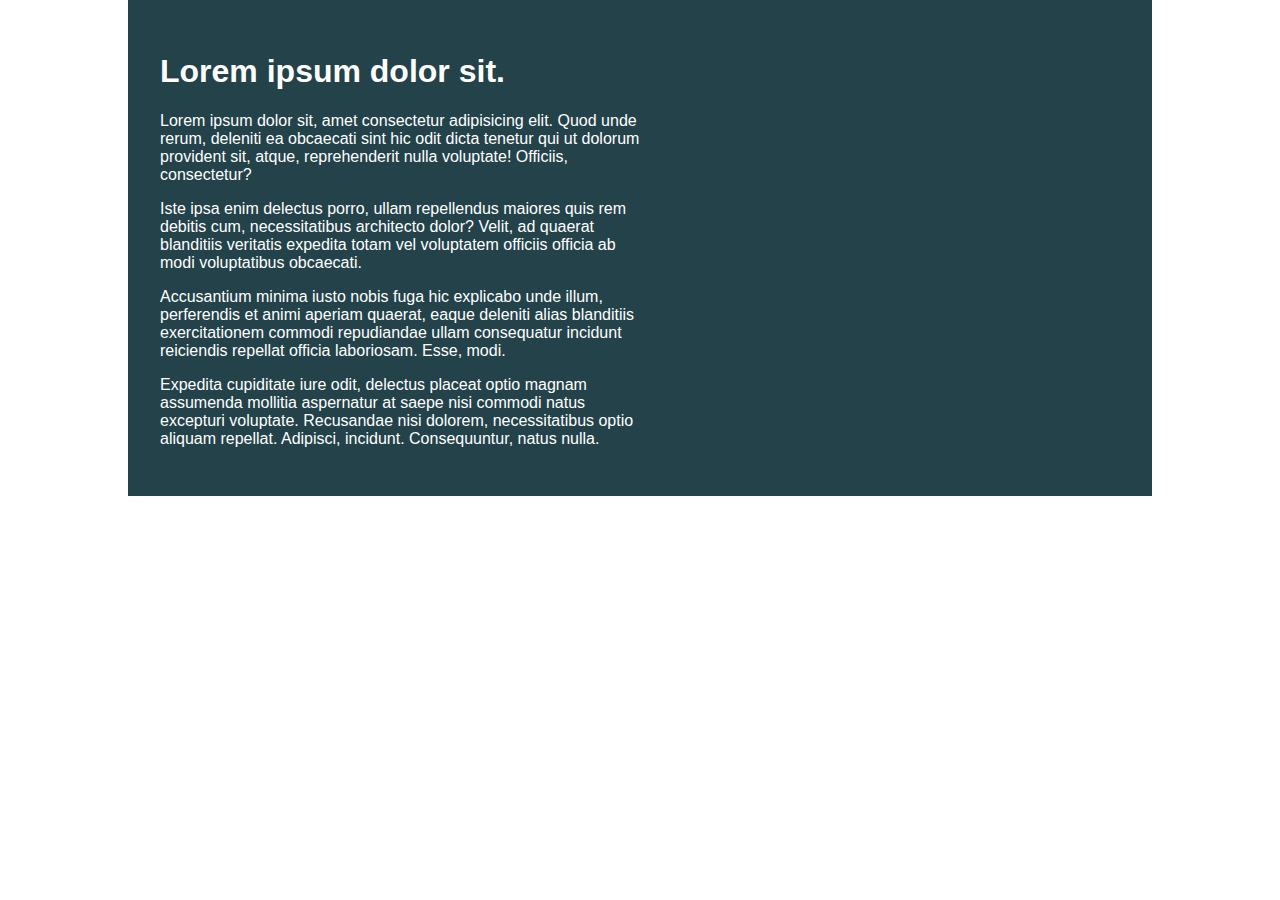
<file: Challenge #1/index.html>
<!DOCTYPE html>
<html lang="en">

<head>
    <meta charset="UTF-8">
    <meta name="viewport" content="width=device-width, initial-scale=1.0">
    <title>Day 01</title>

    <link rel="stylesheet" href="style.css">
</head>

<body>
    <div class="container">
        <div class="intro-content">
            <h1>Lorem ipsum dolor sit.</h1>
            <p>Lorem ipsum dolor sit, amet consectetur adipisicing elit. Quod unde rerum, deleniti ea obcaecati sint hic
                odit dicta tenetur qui ut dolorum provident sit, atque, reprehenderit nulla voluptate! Officiis,
                consectetur?</p>
            <p>Iste ipsa enim delectus porro, ullam repellendus maiores quis rem debitis cum, necessitatibus architecto
                dolor? Velit, ad quaerat blanditiis veritatis expedita totam vel voluptatem officiis officia ab modi
                voluptatibus obcaecati.</p>
            <p>Accusantium minima iusto nobis fuga hic explicabo unde illum, perferendis et animi aperiam quaerat, eaque
                deleniti alias blanditiis exercitationem commodi repudiandae ullam consequatur incidunt reiciendis
                repellat officia laboriosam. Esse, modi.</p>
            <p>Expedita cupiditate iure odit, delectus placeat optio magnam assumenda mollitia aspernatur at saepe nisi
                commodi natus excepturi voluptate. Recusandae nisi dolorem, necessitatibus optio aliquam repellat.
                Adipisci, incidunt. Consequuntur, natus nulla.</p>
        </div>
    </div>
</body>

</html>
</file>
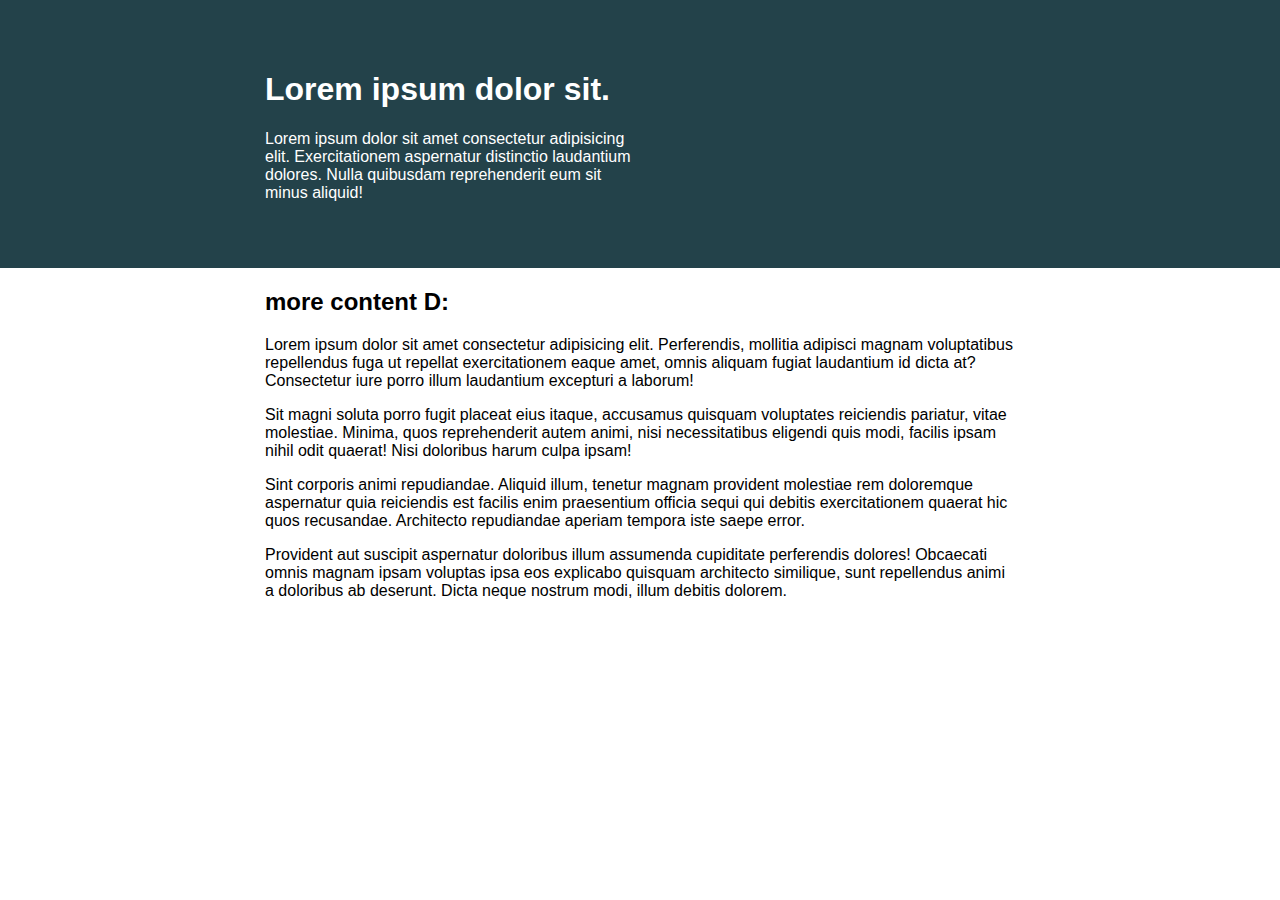
<file: Challenge 2/index.html>
<!DOCTYPE html>
<html lang="en">
    <head>
        <meta charset="UTF-8" />
        <meta name="viewport" content="width=device-width, initial-scale=1.0" />
        <title>Day 01</title>

        <link rel="stylesheet" href="style.css" />
    </head>
    <body>
        <div class="background">
            <div class="container">
                <div class="intro-content">
                    <h1>Lorem ipsum dolor sit.</h1>
                    <p>
                        Lorem ipsum dolor sit amet consectetur adipisicing elit. Exercitationem
                        aspernatur distinctio laudantium dolores. Nulla quibusdam reprehenderit eum
                        sit minus aliquid!
                    </p>
                </div>
            </div>
        </div>

        <div class="more-content">
            <h2>more content D:</h2>
            <p>
                Lorem ipsum dolor sit amet consectetur adipisicing elit. Perferendis, mollitia
                adipisci magnam voluptatibus repellendus fuga ut repellat exercitationem eaque amet,
                omnis aliquam fugiat laudantium id dicta at? Consectetur iure porro illum laudantium
                excepturi a laborum!
            </p>
            <p>
                Sit magni soluta porro fugit placeat eius itaque, accusamus quisquam voluptates
                reiciendis pariatur, vitae molestiae. Minima, quos reprehenderit autem animi, nisi
                necessitatibus eligendi quis modi, facilis ipsam nihil odit quaerat! Nisi doloribus
                harum culpa ipsam!
            </p>
            <p>
                Sint corporis animi repudiandae. Aliquid illum, tenetur magnam provident molestiae
                rem doloremque aspernatur quia reiciendis est facilis enim praesentium officia sequi
                qui debitis exercitationem quaerat hic quos recusandae. Architecto repudiandae
                aperiam tempora iste saepe error.
            </p>
            <p>
                Provident aut suscipit aspernatur doloribus illum assumenda cupiditate perferendis
                dolores! Obcaecati omnis magnam ipsam voluptas ipsa eos explicabo quisquam
                architecto similique, sunt repellendus animi a doloribus ab deserunt. Dicta neque
                nostrum modi, illum debitis dolorem.
            </p>
        </div>
    </body>
</html>
</file>
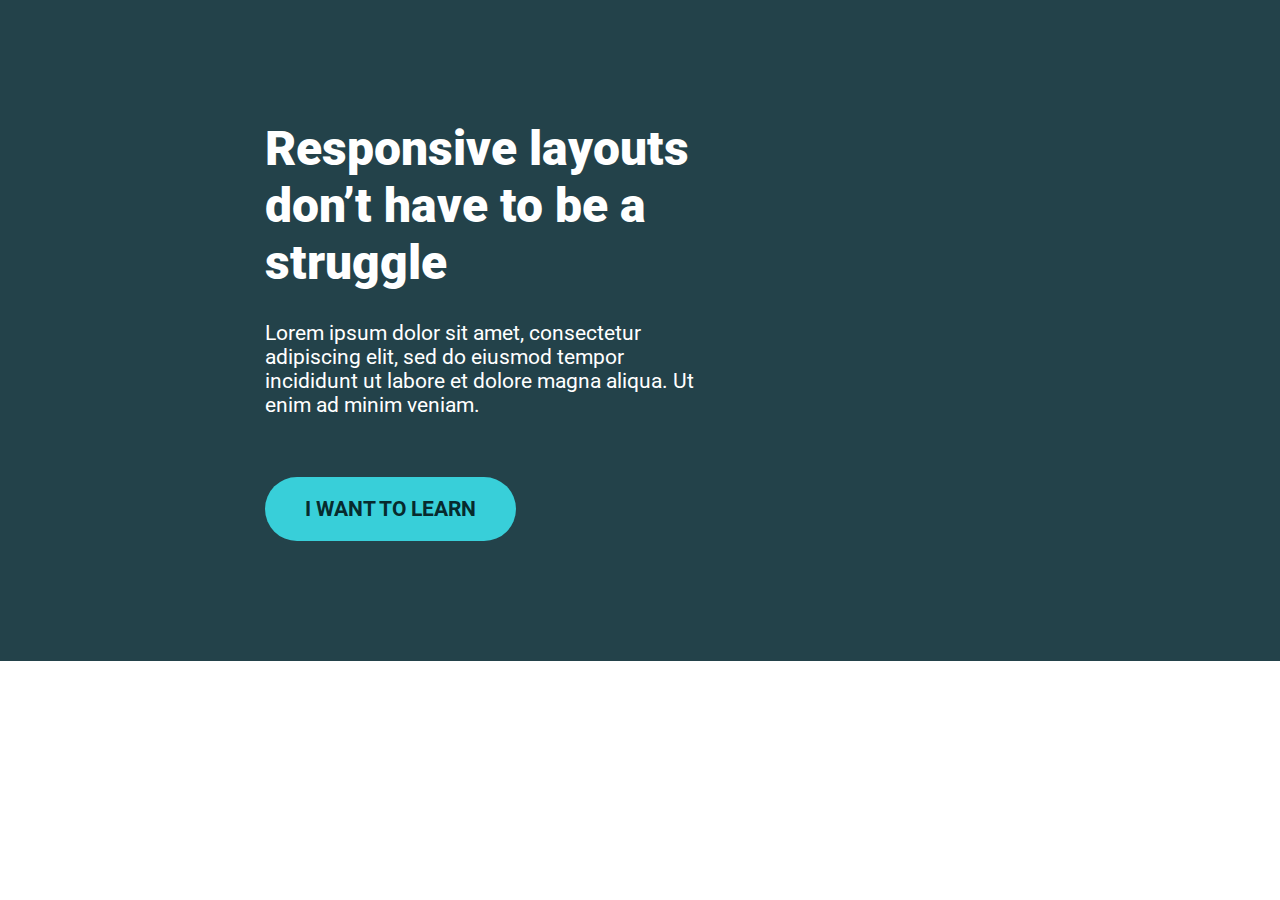
<file: Challenge 3/index.html>
<!DOCTYPE html>
<html>
    <head>
        <meta charset="utf-8" />
        <title>Challenge 3</title>
        <meta name="viewport" content="width=device-width, initial-scale=1" />
        <link rel="preconnect" href="https://fonts.googleapis.com" />
        <link rel="preconnect" href="https://fonts.gstatic.com" crossorigin />
        <link
            href="https://fonts.googleapis.com/css2?family=Roboto:wght@400;700;900&display=swap"
            rel="stylesheet"
        />
        <link rel="stylesheet" href="style.css" />
    </head>
    <body>
        <div class="background">
            <div class="centering_container">
                <div class="container">
                    <div class="text">
                        <h1>Responsive layouts don’t have to be a struggle</h1>
                        <p>
                            Lorem ipsum dolor sit amet, consectetur adipiscing elit, sed do eiusmod
                            tempor incididunt ut labore et dolore magna aliqua. Ut enim ad minim
                            veniam.
                        </p>
                    </div>
                    <a href="https://www.google.com/" class="button">I WANT TO LEARN</a>
                </div>
            </div>
        </div>
    </body>
</html>
</file>
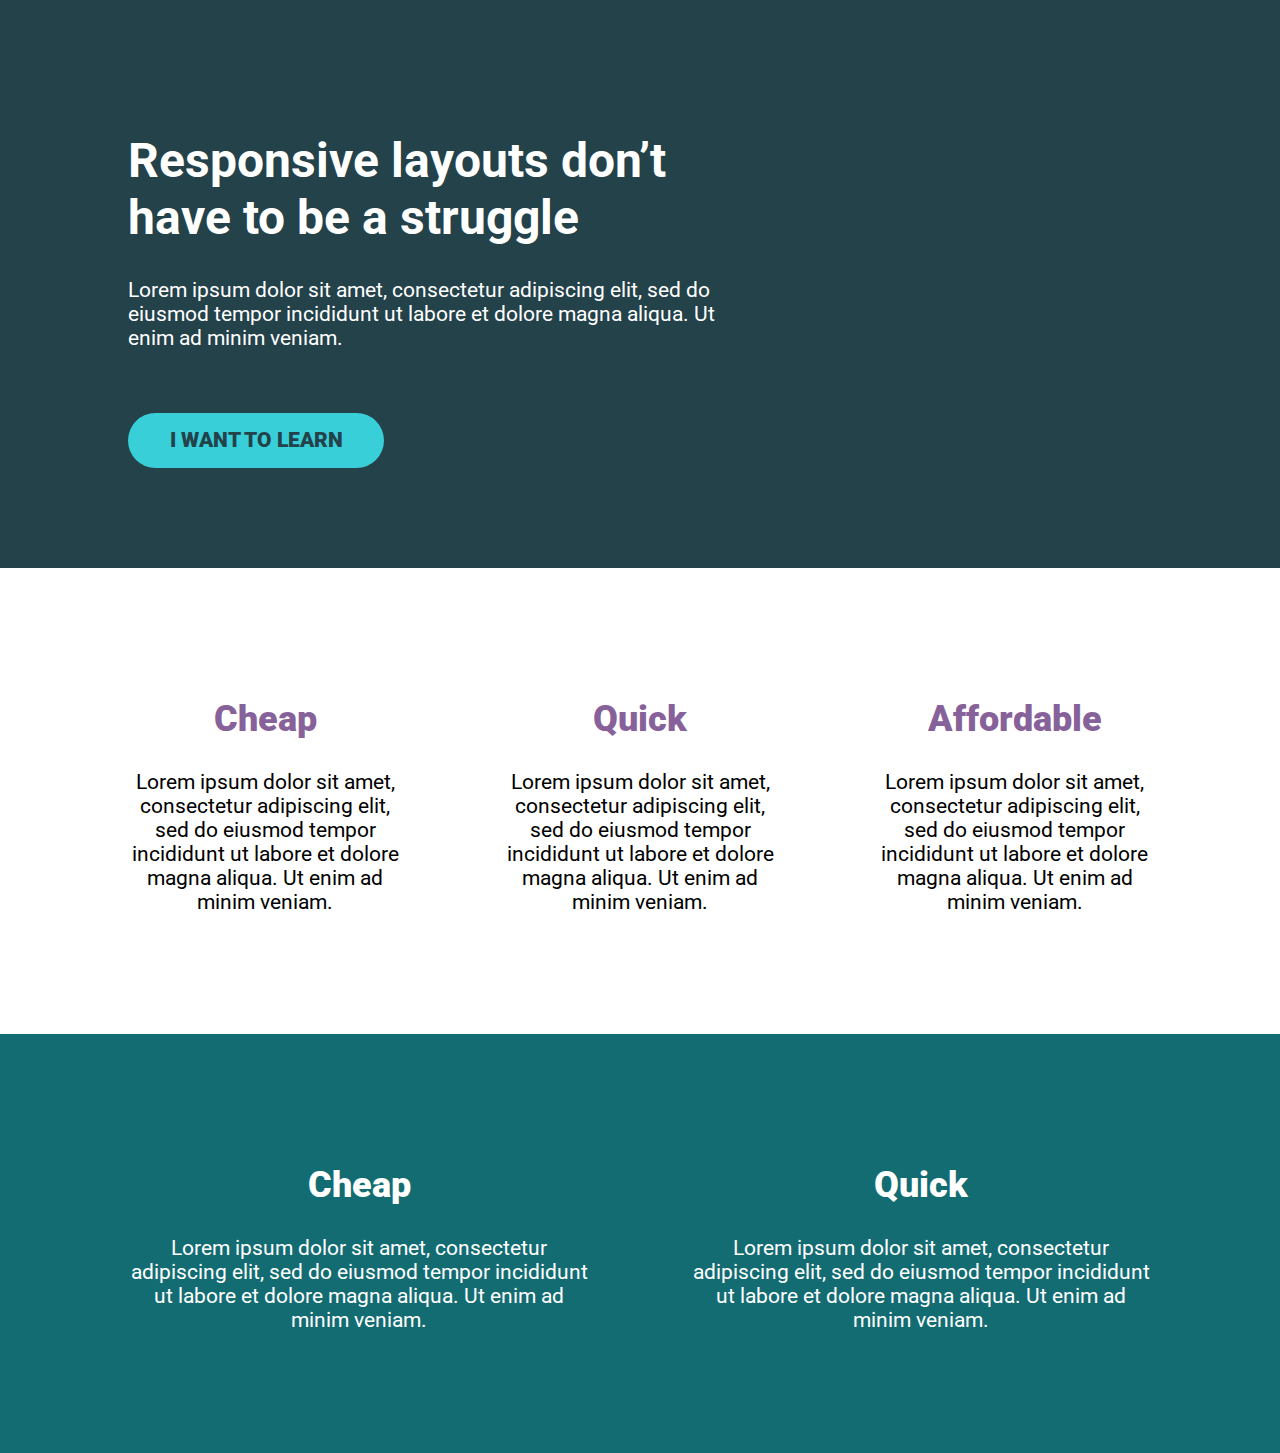
<file: Flexbox Challenge 1/index.html>
<!DOCTYPE html>
<html lang="en">
    <head>
        <meta charset="UTF-8" />
        <meta name="viewport" content="width=device-width, initial-scale=1.0" />
        <title>Challenge time!</title>
        <link
            href="https://fonts.googleapis.com/css2?family=Roboto:wght@400;900&display=swap"
            rel="stylesheet"
        />
        <link rel="stylesheet" href="style.css" />
    </head>
    <body>
        <div class="hero">
            <div class="container">
                <div class="hero__text">
                    <h1>Responsive layouts don’t have to be a struggle</h1>
                    <p>
                        Lorem ipsum dolor sit amet, consectetur adipiscing elit, sed do eiusmod
                        tempor incididunt ut labore et dolore magna aliqua. Ut enim ad minim veniam.
                    </p>
                    <a href="#" class="btn">I want to learn</a>
                </div>
            </div>
        </div>
        <div class="container">
            <div class="first-row">
                <div class="col">
                    <h2>Cheap</h2>
                    <p>
                        Lorem ipsum dolor sit amet, consectetur adipiscing elit, sed do eiusmod
                        tempor incididunt ut labore et dolore magna aliqua. Ut enim ad minim veniam.
                    </p>
                </div>
                <div class="col">
                    <h2>Quick</h2>
                    <p>
                        Lorem ipsum dolor sit amet, consectetur adipiscing elit, sed do eiusmod
                        tempor incididunt ut labore et dolore magna aliqua. Ut enim ad minim veniam.
                    </p>
                </div>
                <div class="col">
                    <h2>Affordable</h2>
                    <p>
                        Lorem ipsum dolor sit amet, consectetur adipiscing elit, sed do eiusmod
                        tempor incididunt ut labore et dolore magna aliqua. Ut enim ad minim veniam.
                    </p>
                </div>
            </div>
        </div>

        <div class="dark-background">
            <div class="container">
                <div class="second-row">
                    <div class="col">
                        <h2>Cheap</h2>
                        <p>
                            Lorem ipsum dolor sit amet, consectetur adipiscing elit, sed do eiusmod
                            tempor incididunt ut labore et dolore magna aliqua. Ut enim ad minim
                            veniam.
                        </p>
                    </div>
                    <div class="col">
                        <h2>Quick</h2>
                        <p>
                            Lorem ipsum dolor sit amet, consectetur adipiscing elit, sed do eiusmod
                            tempor incididunt ut labore et dolore magna aliqua. Ut enim ad minim
                            veniam.
                        </p>
                    </div>
                </div>
            </div>
        </div>
    </body>
</html>
</file>
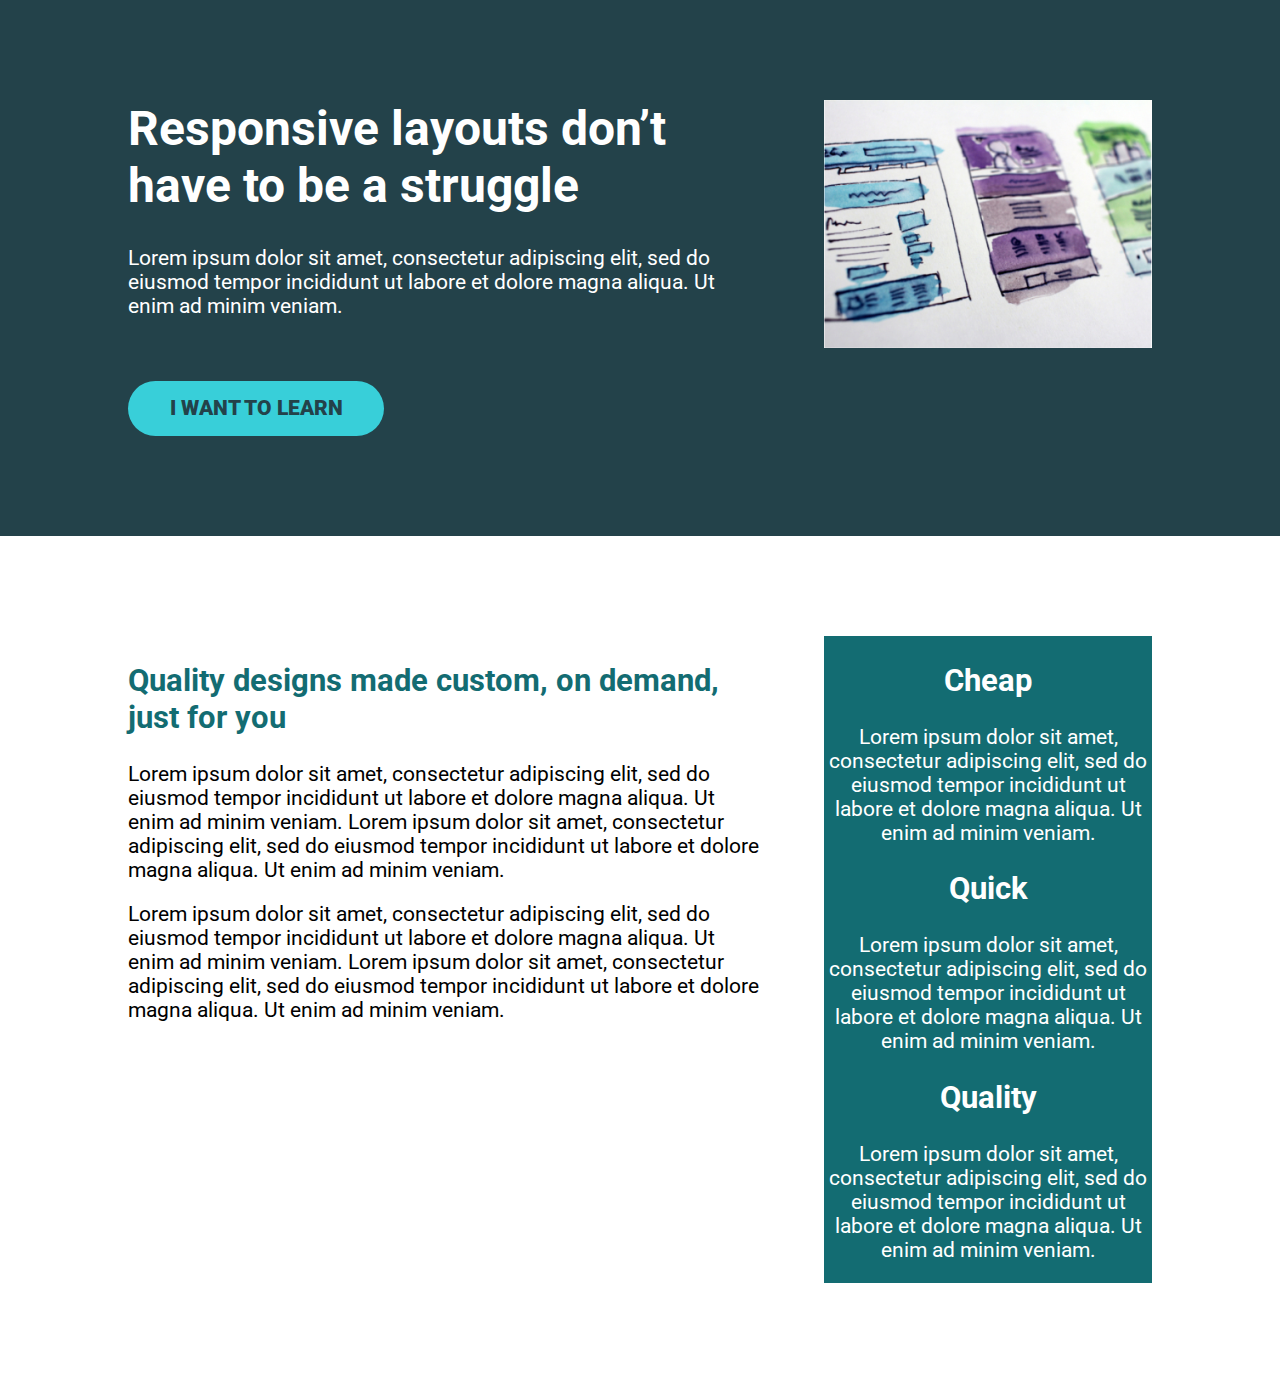
<file: Flexbox Challenge 2/index.html>
<!DOCTYPE html>
<html lang="en">
    <head>
        <meta charset="UTF-8" />
        <meta name="viewport" content="width=device-width, initial-scale=1.0" />
        <title>Conquering Rsponsive Layouts</title>
        <link
            href="https://fonts.googleapis.com/css2?family=Roboto:wght@400;900&display=swap"
            rel="stylesheet"
        />
        <link rel="stylesheet" href="style.css" />
    </head>
    <body>
        <div class="hero">
            <div class="container row">
                <div class="hero__text">
                    <h1>Responsive layouts don’t have to be a struggle</h1>
                    <p>
                        Lorem ipsum dolor sit amet, consectetur adipiscing elit, sed do eiusmod
                        tempor incididunt ut labore et dolore magna aliqua. Ut enim ad minim veniam.
                    </p>
                    <a href="#" class="btn">I want to learn</a>
                </div>
                <div class="hero__img"><img src="img/hero-img.jpg" alt="website sketches" /></div>
            </div>
        </div>

        <div class="hero-two">
            <div class="container row">
                <div class="left-text">
                    <h2>Quality designs made custom, on demand, just for you</h2>
                    <p>
                        Lorem ipsum dolor sit amet, consectetur adipiscing elit, sed do eiusmod
                        tempor incididunt ut labore et dolore magna aliqua. Ut enim ad minim veniam.
                        Lorem ipsum dolor sit amet, consectetur adipiscing elit, sed do eiusmod
                        tempor incididunt ut labore et dolore magna aliqua. Ut enim ad minim veniam.
                    </p>
                    <p>
                        Lorem ipsum dolor sit amet, consectetur adipiscing elit, sed do eiusmod
                        tempor incididunt ut labore et dolore magna aliqua. Ut enim ad minim veniam.
                        Lorem ipsum dolor sit amet, consectetur adipiscing elit, sed do eiusmod
                        tempor incididunt ut labore et dolore magna aliqua. Ut enim ad minim veniam.
                    </p>
                </div>
                <div class="right-text">
                    <div>
                        <h2>Cheap</h2>
                        <p>
                            Lorem ipsum dolor sit amet, consectetur adipiscing elit, sed do eiusmod
                            tempor incididunt ut labore et dolore magna aliqua. Ut enim ad minim
                            veniam.
                        </p>
                    </div>
                    <div>
                        <h2>Quick</h2>
                        <p>
                            Lorem ipsum dolor sit amet, consectetur adipiscing elit, sed do eiusmod
                            tempor incididunt ut labore et dolore magna aliqua. Ut enim ad minim
                            veniam.
                        </p>
                    </div>
                    <div>
                        <h2>Quality</h2>
                        <p>
                            Lorem ipsum dolor sit amet, consectetur adipiscing elit, sed do eiusmod
                            tempor incididunt ut labore et dolore magna aliqua. Ut enim ad minim
                            veniam.
                        </p>
                    </div>
                </div>
            </div>
        </div>
    </body>
</html>
</file>
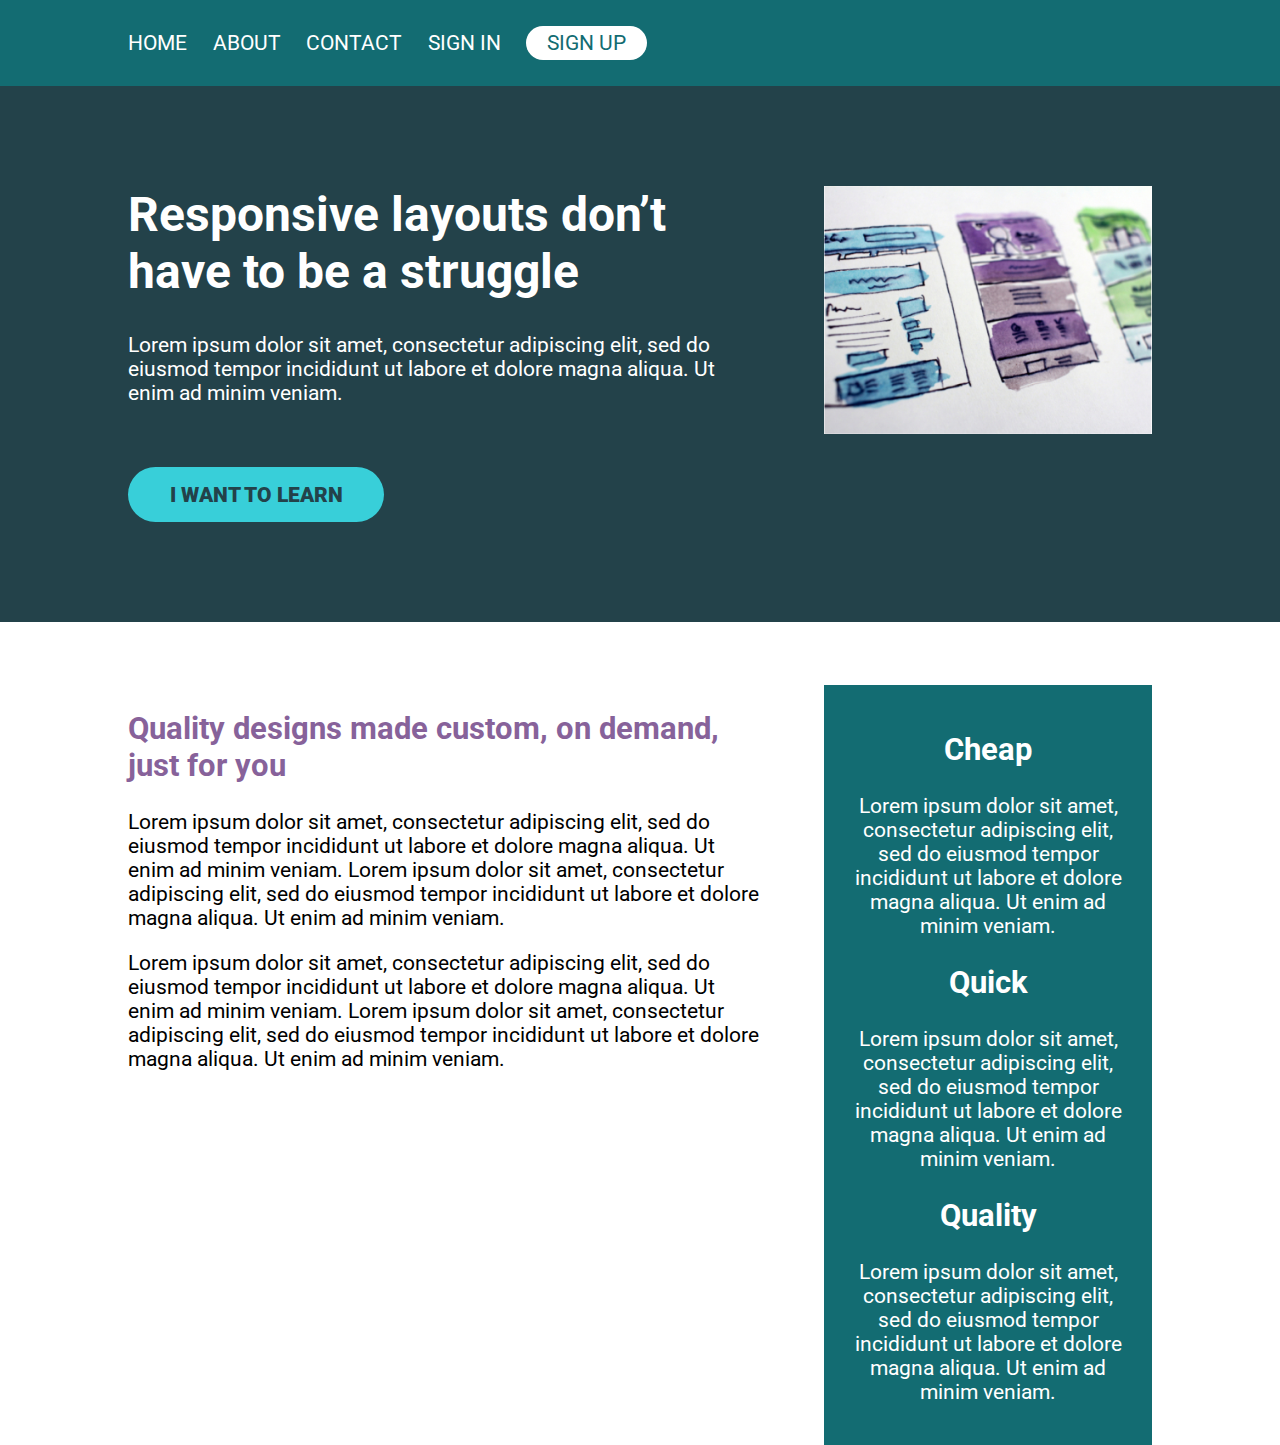
<file: Flexbox Challenge 3/index.html>
<!DOCTYPE html>
<html lang="en">
    <head>
        <meta charset="UTF-8" />
        <meta name="viewport" content="width=device-width, initial-scale=1.0" />
        <title>Conquering Responsive Layouts</title>
        <link
            href="https://fonts.googleapis.com/css2?family=Roboto:wght@400;900&display=swap"
            rel="stylesheet"
        />
        <link rel="stylesheet" href="style.css" />
    </head>
    <body>
        <header>
            <nav class="nav container">
                <ul class="nav__list">
                    <li class="nav__item"><a href="#" class="nav__link">Home</a></li>
                    <li class="nav__item"><a href="#" class="nav__link">About</a></li>
                    <li class="nav__item"><a href="#" class="nav__link">Contact</a></li>
                    <li class="nav__item"><a href="#" class="nav__link">Sign In</a></li>
                    <li class="nav__item">
                        <a href="#" class="nav__link nav__link--button">Sign up</a>
                    </li>
                </ul>
            </nav>
        </header>

        <section class="hero">
            <div class="container row">
                <div class="hero__text">
                    <h1>Responsive layouts don’t have to be a struggle</h1>
                    <p>
                        Lorem ipsum dolor sit amet, consectetur adipiscing elit, sed do eiusmod
                        tempor incididunt ut labore et dolore magna aliqua. Ut enim ad minim veniam.
                    </p>
                    <a href="#" class="btn">I want to learn</a>
                </div>
                <img src="img/hero-img.jpg" alt="UX design sketches" class="hero__img" />
            </div>
        </section>

        <main class="main container row">
            <section class="primary-content">
                <h2 class="section-title">Quality designs made custom, on demand, just for you</h2>
                <p>
                    Lorem ipsum dolor sit amet, consectetur adipiscing elit, sed do eiusmod tempor
                    incididunt ut labore et dolore magna aliqua. Ut enim ad minim veniam. Lorem
                    ipsum dolor sit amet, consectetur adipiscing elit, sed do eiusmod tempor
                    incididunt ut labore et dolore magna aliqua. Ut enim ad minim veniam.
                </p>
                <p>
                    Lorem ipsum dolor sit amet, consectetur adipiscing elit, sed do eiusmod tempor
                    incididunt ut labore et dolore magna aliqua. Ut enim ad minim veniam. Lorem
                    ipsum dolor sit amet, consectetur adipiscing elit, sed do eiusmod tempor
                    incididunt ut labore et dolore magna aliqua. Ut enim ad minim veniam.
                </p>
            </section>
            <aside class="sidebar">
                <h2 class="sidebar-title">Cheap</h2>
                <p>
                    Lorem ipsum dolor sit amet, consectetur adipiscing elit, sed do eiusmod tempor
                    incididunt ut labore et dolore magna aliqua. Ut enim ad minim veniam.
                </p>

                <h2 class="sidebar-title">Quick</h2>
                <p>
                    Lorem ipsum dolor sit amet, consectetur adipiscing elit, sed do eiusmod tempor
                    incididunt ut labore et dolore magna aliqua. Ut enim ad minim veniam.
                </p>

                <h2 class="sidebar-title">Quality</h2>
                <p>
                    Lorem ipsum dolor sit amet, consectetur adipiscing elit, sed do eiusmod tempor
                    incididunt ut labore et dolore magna aliqua. Ut enim ad minim veniam.
                </p>
            </aside>
        </main>
    </body>
</html>
</file>
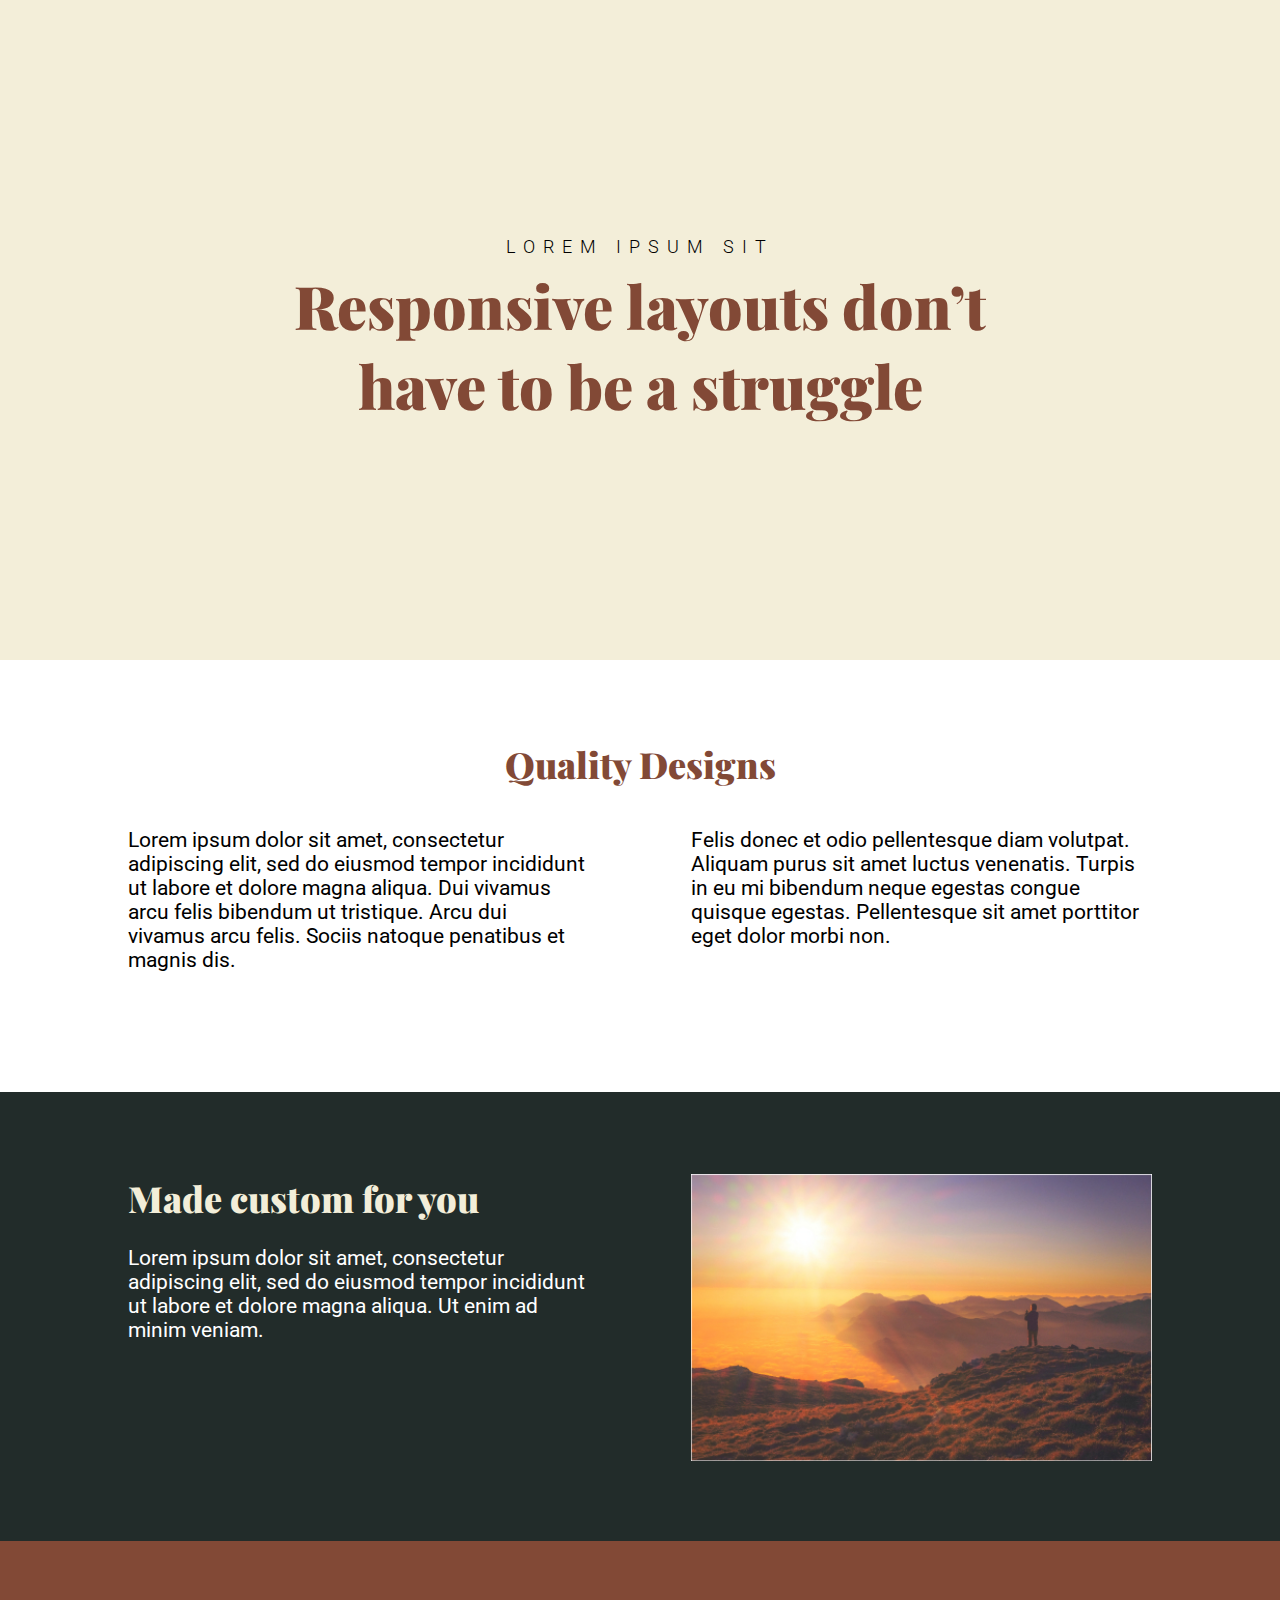
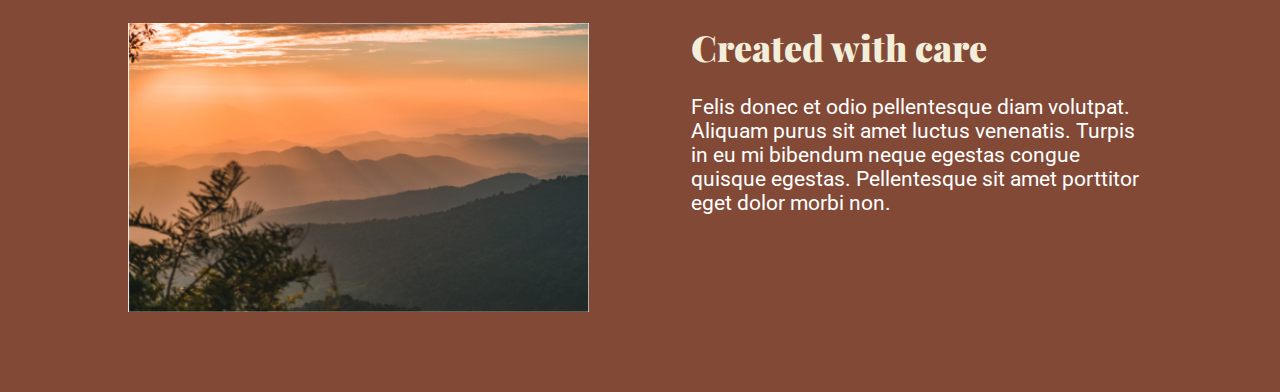
<file: Flexbox Challenge 4/index.html>
<!DOCTYPE html>
<html>
    <head>
        <meta charset="utf-8" />
        <meta http-equiv="X-UA-Compatible" content="IE=edge" />
        <title>Flexbox Challenge 4</title>
        <meta name="viewport" content="width=device-width, initial-scale=1" />
        <link rel="preconnect" href="https://fonts.googleapis.com" />
        <link rel="preconnect" href="https://fonts.gstatic.com" crossorigin />
        <link
            href="https://fonts.googleapis.com/css2?family=Roboto:wght@300;400&display=swap"
            rel="stylesheet"
        />
        <link
            href="https://fonts.googleapis.com/css2?family=Playfair+Display:wght@900&display=swap"
            rel="stylesheet"
        />
        <link rel="stylesheet" href="style.css" />
    </head>

    <body>
        <header class="header flex-center">
            <div class="container">
                <div class="title">
                    <p>Lorem ipsum sit</p>
                    <h1>Responsive layouts don’t have to be a struggle</h1>
                </div>
            </div>
        </header>

        <section class="primary-content">
            <div class="container">
                <h2 class="primary-content-title">Quality Designs</h2>
                <div class="primary-content-text row">
                    <p class="col">
                        Lorem ipsum dolor sit amet, consectetur adipiscing elit, sed do eiusmod
                        tempor incididunt ut labore et dolore magna aliqua. Dui vivamus arcu felis
                        bibendum ut tristique. Arcu dui vivamus arcu felis. Sociis natoque penatibus
                        et magnis dis.
                    </p>
                    <p class="col">
                        Felis donec et odio pellentesque diam volutpat. Aliquam purus sit amet
                        luctus venenatis. Turpis in eu mi bibendum neque egestas congue quisque
                        egestas. Pellentesque sit amet porttitor eget dolor morbi non.
                    </p>
                </div>
            </div>
        </section>

        <section class="first-photo-section">
            <div class="container row">
                <div class="photo-text-container col">
                    <h2 class="photo-title">Made custom for you</h2>
                    <p class="photo-text">
                        Lorem ipsum dolor sit amet, consectetur adipiscing elit, sed do eiusmod
                        tempor incididunt ut labore et dolore magna aliqua. Ut enim ad minim veniam.
                    </p>
                </div>
                <img class="img col" src="image-01.jpg" alt="sunset" />
            </div>
        </section>

        <section class="second-photo-section">
            <div class="container row">
                <img class="img col" src="image-02.jpg" alt="mountains" />
                <div class="photo-text-container col">
                    <h2 class="photo-title">Created with care</h2>
                    <p class="photo-text">
                        Felis donec et odio pellentesque diam volutpat. Aliquam purus sit amet
                        luctus venenatis. Turpis in eu mi bibendum neque egestas congue quisque
                        egestas. Pellentesque sit amet porttitor eget dolor morbi non.
                    </p>
                </div>
            </div>
        </section>
    </body>
</html>
</file>
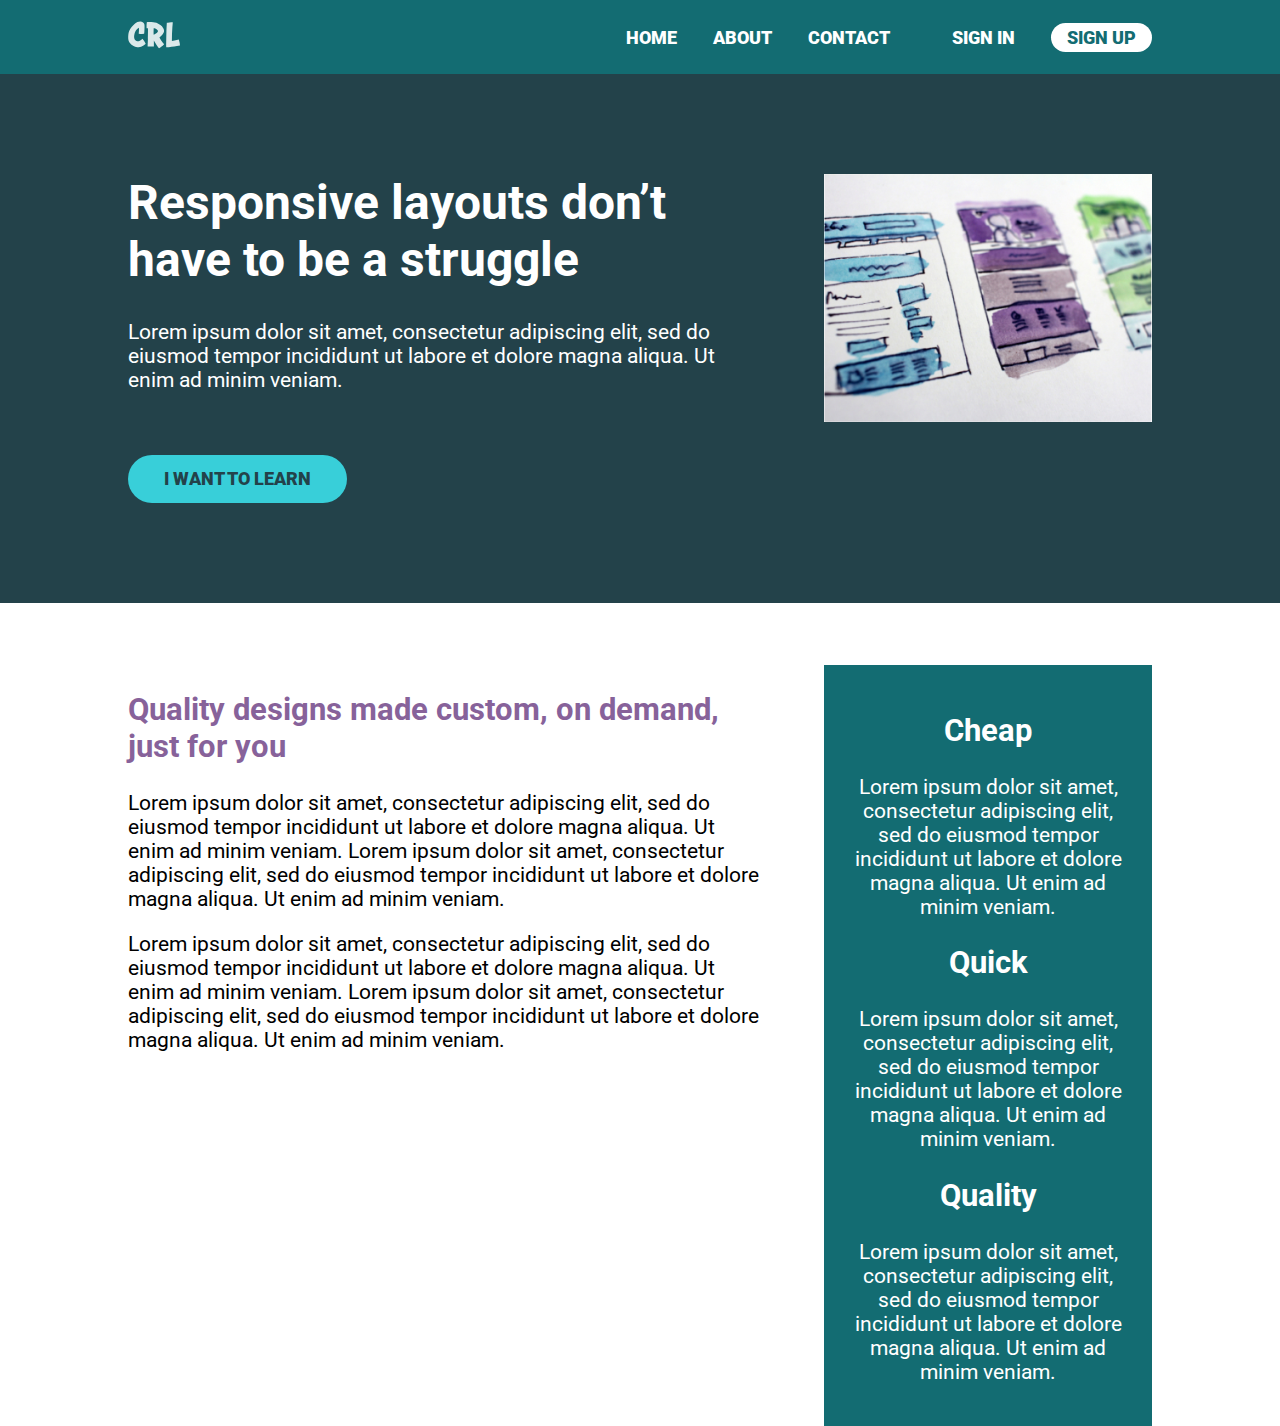
<file: Navigation Challenge/index.html>
<!DOCTYPE html>
<html lang="en">
<head>
    <meta charset="UTF-8">
    <meta name="viewport" content="width=device-width, initial-scale=1.0">
    <title>Conquering Responsive Layouts</title>
    <link href="https://fonts.googleapis.com/css2?family=Roboto:wght@400;900&display=swap" rel="stylesheet"> 
    <link rel="stylesheet" href="style.css">
</head>
<body>
    <header> 
        <div class="container row">
            <button class="nav-toggle" aria-label="open navigation">
                <span class="hamburger"></span>
            </button>
            <a class="logo" href="#">
                <img src="img/logo.svg" alt="conquering responsive layouts">
            </a>
            <nav class="nav">
                <ul class="nav__list nav__list--primary">
                    <li class="nav__item"><a href="#" class="nav__link">Home</a></li>
                    <li class="nav__item"><a href="#" class="nav__link">About</a></li>
                    <li class="nav__item"><a href="#" class="nav__link">Contact</a></li>
                </ul>
                <ul class="nav__list nav__list--secondary">
                    <li class="nav__item"><a href="#" class="nav__link">Sign In</a></li>
                    <li class="nav__item"><a href="#" class="nav__link nav__link--button">Sign up</a></li>
                </ul>
            </nav>
        </div>
    </header>
    
    <section class="hero">
        <div class="container row">
            <div class="hero__text">
                <h1>Responsive layouts don’t have to be a struggle</h1>
                <p>Lorem ipsum dolor sit amet, consectetur adipiscing elit, sed do eiusmod tempor incididunt ut labore et dolore magna aliqua. Ut enim ad minim veniam.</p>
                <a href="#" class="btn">I want to learn</a>
            </div>
            <img src="img/hero-img.jpg" alt="UX design sketches" class="hero__img">
        </div>
    </section> 

    <main class="main container row">
            <section class="primary-content">
                <h2 class="section-title">Quality designs made custom, on demand, just for you</h2>
                <p>Lorem ipsum dolor sit amet, consectetur adipiscing elit, sed do eiusmod tempor incididunt ut labore et dolore magna aliqua. Ut enim ad minim veniam. Lorem ipsum dolor sit amet, consectetur adipiscing elit, sed do eiusmod tempor incididunt ut labore et dolore magna aliqua. Ut enim ad minim veniam.</p>
                <p>Lorem ipsum dolor sit amet, consectetur adipiscing elit, sed do eiusmod tempor incididunt ut labore et dolore magna aliqua. Ut enim ad minim veniam. Lorem ipsum dolor sit amet, consectetur adipiscing elit, sed do eiusmod tempor incididunt ut labore et dolore magna aliqua. Ut enim ad minim veniam.</p>
            </section>
            <aside class="sidebar">
                <h2 class="sidebar-title">Cheap</h2>
                <p>Lorem ipsum dolor sit amet, consectetur adipiscing elit, sed do eiusmod tempor incididunt ut labore et dolore magna aliqua. Ut enim ad minim veniam.</p>

                <h2 class="sidebar-title">Quick</h2>
                <p>Lorem ipsum dolor sit amet, consectetur adipiscing elit, sed do eiusmod tempor incididunt ut labore et dolore magna aliqua. Ut enim ad minim veniam.</p>

                <h2 class="sidebar-title">Quality</h2>
                <p>Lorem ipsum dolor sit amet, consectetur adipiscing elit, sed do eiusmod tempor incididunt ut labore et dolore magna aliqua. Ut enim ad minim veniam.</p>
            </aside>
    </main>

    <script src="main.js"></script>

</body>
</html>
</file>
<file: Challenge #1/style.css>
/* INSTRUCTIONS
 *
 * 1) Limit the total width of
 *    the .intro-conent to about half
 *    of it's parent
 *
 * 2) Stop the text from overflowing
 *    out the bottom at small screen
 *    widths
 *
 * You may modify the HTML if needed
 *
 */

* {
    box-sizing: border-box;
}

body {
    margin: 0;
    font-family: sans-serif;
}

.container {
    background: #23424a;
    color: white;

    width: 80%;
    margin: 0 auto;

    padding: 2em;
}

.intro-content {
    width: 50%;
}
</file>
<file: Challenge 2/style.css>
/* INSTRUCTIONS
 *
 * 1) Keep the text inside .intro-content
 *    in the same place, but have the background
 *    extend from one side of the viewport
 *    to the other, no matter how wide or narrow
 *    the browser is.
 *
 * 2) Limit the maximum width of the text in the
 *    bottom area.
 *
 * You may modify the HTML if needed
 * (you probably should for this challenge)
 *
 */

* {
    box-sizing: border-box;
}

body {
    margin: 0;
    font-family: sans-serif;
}

.background {
    background: #23424a;
}

.container {
    width: 80%;
    max-width: 750px;
    margin: 0 auto;
    color: white;
    padding: 50px 0;
}

.intro-content {
    width: 50%;
}

.more-content {
    width: 80%;
    max-width: 750px;
    margin: 0 auto;
}
</file>
<file: Challenge 3/style.css>
* {
    box-sizing: border-box;
    margin: 0;
    padding: 0;
}

.background {
    background-color: #23424a;
}

.centering_container {
    width: 80%;
    margin: 0 auto;
    padding: 120px 0;
    max-width: 750px;
}
.container {
    width: 60%;
}

h1 {
    font-family: "Roboto", sans-serif;
    font-weight: 900;
    font-size: 48px;
    color: white;
}
p {
    font-family: "Roboto", sans-serif;
    font-weight: 400;
    font-size: 21px;
    color: white;
    margin: 30px 0 60px 0;
}

.button {
    font-family: "Roboto", sans-serif;
    font-weight: 700;
    font-size: 21px;
    color: #072a2d;
    background-color: #38cfd9;
    padding: 20px 40px;
    border-radius: 50px;
    display: inline-block;
    text-decoration: none;
}
</file>
<file: Flexbox Challenge 1/style.css>
/* 
////// For this challenge ///////

- You will have to modify the HTML

- You can add new classes in the HTML
  if you need to

// Requirements
1. The headings in the first row must be
   a different color
2. The two .col at the bottom must go next
   to one another
3. The section at the bottom should have
   a dark background color and a different
   color of text
4. I've removed the "gap" that I created,
   so you'll have to add it back in

   */

*,
*::before,
*::after {
    box-sizing: border-box;
}

body {
    margin: 0;
    font-family: "Roboto", sans-serif;
    font-size: 1.3rem;
}

h1 {
    font-size: 3rem;
}

.container {
    width: 80%;
    max-width: 1100px;
    margin: 0 auto;
}

.first-row {
    /* display: flex => flex container */
    display: flex;
    text-align: center;
    padding: 100px 0;
    /* can't use yet */
    /* gap: 100px; */
}

.first-row > .col > h2 {
    color: #87629a;
}

.second-row {
    display: flex;
    color: white;
    text-align: center;
    padding: 100px 0;
}

.col + .col {
    margin-left: 100px;
}

.col {
    /* these are now flex items */
    width: 100%;
}

.col > h2 {
    font-weight: 900;
    font-size: 36px;
}

.hero {
    padding: 100px 0;
    background-color: #23424a;
    color: #fff;
}

.hero__text {
    width: 60%;
}

.hero p {
    margin-bottom: 3em;
}

.dark-background {
    background-color: #136c72;
}

.btn {
    display: inline-block;
    text-decoration: none;
    text-transform: uppercase;
    color: #23424a;
    font-weight: 900;
    background-color: #38cfd9;
    padding: 0.75em 2em;
    border-radius: 100px;
}

.btn:hover,
.btn:focus {
    opacity: 0.75;
}
</file>
<file: Flexbox Challenge 2/style.css>
/* 
////// For this challenge ///////

- All text is in the text.md file

// Requirements
1. Refer to the design specs for the
   overall layout 
2. The image should line up with
   the sidebar in the section
   below

*/

*,
*::before,
*::after {
    box-sizing: border-box;
}

body {
    margin: 0;
    font-family: "Roboto", sans-serif;
    font-size: 1.3rem;
}

img {
    max-width: 100%;
}

h1 {
    font-size: 3rem;
    margin-top: 0;
}

.container {
    width: 80%;
    max-width: 1100px;
    margin: 0 auto;
}

.row {
    /* display: flex => flex container */
    display: flex;
    justify-content: space-between;

    /* can't use yet */
    /* gap: 100px; */
}

.col {
    /* these are now flex items */
    width: 100%;
}

.col + .col {
    margin-left: 30px;
}

.hero {
    padding: 100px 0;
    background-color: #23424a;
    color: #fff;
}

.hero-two {
    padding: 100px 0;
}

.hero__text {
    width: 62%;
}

.hero__img {
    width: 32%;
    align-self: flex-start;
}

.hero p {
    margin-bottom: 3em;
}

.left-text {
    width: 62%;
}

.left-text h2 {
    color: #136c72;
}

.right-text {
    color: white;
    background-color: #136c72;
    text-align: center;
    width: 32%;
}

.btn {
    display: inline-block;
    text-decoration: none;
    text-transform: uppercase;
    color: #23424a;
    font-weight: 900;
    background-color: #38cfd9;
    padding: 0.75em 2em;
    border-radius: 100px;
}

.btn:hover,
.btn:focus {
    opacity: 0.75;
}
</file>
<file: Flexbox Challenge 3/style.css>
/* 
////// For this challenge ///////

- All text is in the text.md file

// Requirements
   1. Get all the navigation items next to one another
   2. Add a space between all the items
*/

*,
*::before,
*::after {
    box-sizing: border-box;
}

body {
    margin: 0;
    font-family: "Roboto", sans-serif;
    font-size: 1.3rem;
}

img {
    max-width: 100%;
}

h1 {
    font-size: 3rem;
    margin-top: 0;
}

.section-title {
    color: #87629a;
}

.btn {
    display: inline-block;
    text-decoration: none;
    text-transform: uppercase;
    color: #23424a;
    font-weight: 900;
    background-color: #38cfd9;
    padding: 0.75em 2em;
    border-radius: 100px;
}

.btn:hover,
.btn:focus {
    opacity: 0.75;
}

.container {
    width: 80%;
    max-width: 1100px;
    margin: 0 auto;
}

.row {
    display: flex;
    justify-content: space-between;
}

.col {
    /* these are now flex items */
    width: 100%;
}

.col + .col {
    margin-left: 30px;
}

header {
    background: #136c72;
    padding: 0.5em 0;
}

.nav__list {
    margin: 0;
    padding: 1em 0;
    list-style: none;
    display: flex;
    gap: 2vw;
    flex-wrap: wrap;
}

.nav__link {
    color: #fff;
    text-decoration: none;
    text-transform: uppercase;
}

.nav__link--button {
    background: #fff;
    color: #136c72;
    padding: 0.25em 1em;
    border-radius: 10em;
}

.nav__link:hover {
    opacity: 0.75;
}

.hero {
    padding: 100px 0;
    background-color: #23424a;
    color: #fff;
}

.hero__text {
    width: 62%;
}

.hero__img {
    width: 32%;
    align-self: flex-start;
}

.hero p {
    margin-bottom: 3em;
}

.main {
    margin-top: 3em;
}

.primary-content {
    width: 62%;
}

.sidebar {
    width: 32%;
    padding: 1em;
    text-align: center;
    color: #fff;
    background-color: #136c72;
}
</file>
<file: Flexbox Challenge 4/style.css>
* {
    margin: 0;
    padding: 0;
    box-sizing: border-box;
}

.header {
    background-color: #f3eed9;
    min-height: 660px;
}

.container {
    max-width: 1128px;
    width: 80%;
    margin: 0 auto;
}

.flex-center {
    display: flex;
    align-items: center;
    justify-content: center;
}

.row {
    display: flex;
    justify-content: space-between;
}

.col {
    width: 45%;
}

.title {
    text-align: center;
    width: 75%;
    margin: 0 auto;
}

header p {
    font-family: "Roboto", sans-serif;
    font-weight: 300;
    font-size: 18px;
    text-transform: uppercase;
    letter-spacing: 8px;
}

header h1 {
    font-family: "Playfair Display", serif;
    font-weight: 900;
    font-size: 60px;
    color: #824936;
    padding-top: 8px;
}

.primary-content {
    margin-top: 80px;
    margin-bottom: 120px;
}

.primary-content-title {
    text-align: center;
    font-family: "Playfair Display", serif;
    font-weight: 900;
    font-size: 36px;
    color: #824936;
    margin-bottom: 40px;
}
.primary-content-text {
    font-family: "Roboto", sans-serif;
    font-weight: 400;
    font-size: 21px;
}

.first-photo-section {
    background-color: #222c2a;
    padding-top: 82px;
    padding-bottom: 80px;
}

.second-photo-section {
    background-color: #824936;
    padding-top: 82px;
    padding-bottom: 80px;
}

.photo-title {
    font-family: "Playfair Display", serif;
    font-weight: 900;
    font-size: 36px;
    color: #f3eed9;
    margin-bottom: 24px;
}

.photo-text {
    font-family: "Roboto", sans-serif;
    font-weight: 400;
    font-size: 21px;
    color: white;
}

.img {
    align-self: flex-start;
}
</file>
<file: Navigation Challenge/style.css>
/* Challenge

   Make the navigation layout work
   on both mobile and large screens.

   Mobile-first, so mobile styles first,
   then add the large screen styles
   inside the existing media query

*/

*,
*::before,
*::after {
    box-sizing: border-box;
}

body {
    margin: 0;
    font-family: "Roboto", sans-serif;
    font-size: 1.3rem;
}

img {
    max-width: 100%;
}

h1 {
    font-size: 3rem;
    margin-top: 0;
}

.section-title {
    color: #87629a;
}

.btn {
    display: inline-block;
    text-decoration: none;
    text-transform: uppercase;
    color: #23424a;
    font-weight: 900;
    background-color: #38cfd9;
    padding: 0.75em 2em;
    border-radius: 100px;
}

.btn:hover,
.btn:focus {
    opacity: 0.75;
}

.container {
    width: 80%;
    max-width: 1100px;
    margin: 0 auto;
    /* added for nav-toggle positioning */
    position: relative;
}

header {
    background: #136c72;
    padding: 1em 0;
    text-align: center;
}

.nav {
    width: 100%;
}

.nav-toggle {
    cursor: pointer;
    border: 0;
    width: 3em;
    height: 3em;
    padding: 0em;
    border-radius: 50%;
    background: #072a2d;
    color: white;
    transition: opacity 250ms ease;

    position: absolute;
    left: 0;
}

.nav-toggle:focus,
.nav-toggle:hover {
    opacity: 0.75;
}

.hamburger {
    width: 50%;
    position: relative;
}

.hamburger,
.hamburger::before,
.hamburger::after {
    display: block;
    margin: 0 auto;
    height: 3px;
    background: white;
}

.hamburger::before,
.hamburger::after {
    content: "";
    width: 100%;
}

.hamburger::before {
    transform: translateY(-6px);
}

.hamburger::after {
    transform: translateY(3px);
}

/* made changes here from video
   to make it more accessible.
   
   Works the same :) */
.nav {
    visibility: hidden;
    height: 0;
    position: absolute;
    display: flex;
    flex-direction: column;
    gap: 3em;
    padding-top: 1.5em;
    padding-bottom: 2em;
}

.nav ul,
a {
    list-style-type: none;
    text-decoration: none;
    color: white;
    text-transform: uppercase;
    font-weight: 900;
    font-size: 18px;
}

.nav__link--button {
    border-radius: 100px;
    background-color: white;
    color: #136c72;
    padding: 4px 16px;
}

.nav__list {
    display: flex;
    flex-direction: column;
    gap: 2em;
    margin: 0;
    padding: 0;
}

.nav--visible {
    visibility: visible;
    height: auto;
    position: relative;
}

.nav .logo {
    height: 30px;
}

.hero {
    padding: 100px 0;
    background-color: #23424a;
    color: #fff;
}

.hero__img {
    margin-top: 2em;
}

.hero p {
    margin-bottom: 3em;
}

.main {
    margin-top: 3em;
}

.sidebar {
    padding: 1em;
    text-align: center;
    color: #fff;
    background-color: #136c72;
}

.nav__link:hover {
    opacity: 0.75;
}

@media (min-width: 800px) {
    .nav-toggle {
        display: none;
    }

    .nav {
        position: relative;
        visibility: visible;
        display: flex;
        height: auto;
        flex-direction: row;
        justify-content: flex-end;
        align-items: center;
        padding-top: 0;
        padding-bottom: 0;
    }

    .nav__list {
        flex-direction: row;
    }

    .row {
        display: flex;
        justify-content: space-between;
    }

    .hero__text {
        width: 62%;
    }

    .hero__img {
        width: 32%;
        align-self: flex-start;
        margin: 0;
    }

    .primary-content {
        width: 62%;
    }

    .sidebar {
        width: 32%;
    }
}
</file>
